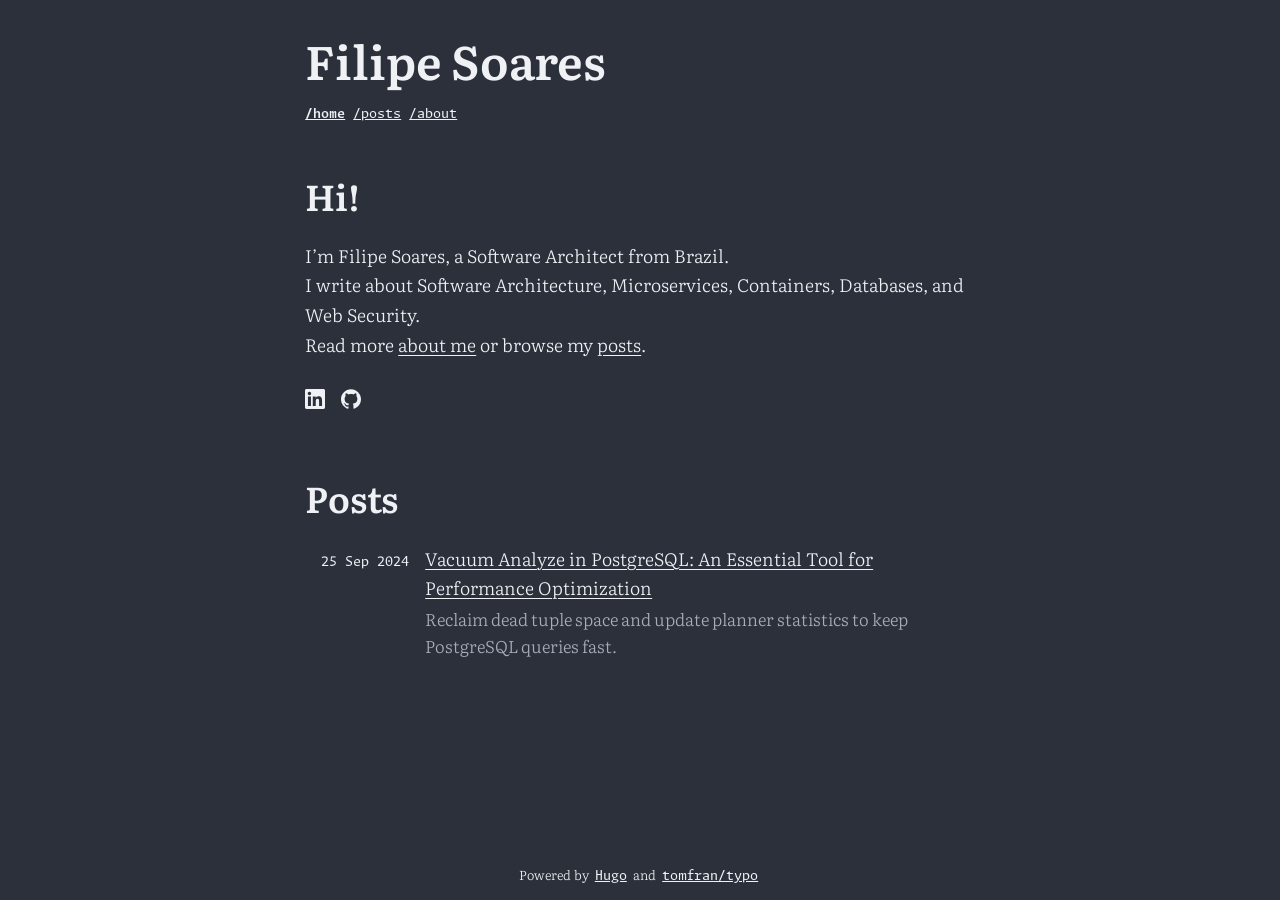
<file: index.html>
<!doctype html><html lang=en-us dir=ltr><head><meta name=generator content="Hugo 0.145.0"><meta charset=utf-8><meta name=viewport content="width=device-width"><link rel=icon type=image/ico href=https://filipecsoares.github.io/favicon.ico><link rel=icon type=image/png sizes=16x16 href=https://filipecsoares.github.io/favicon-16x16.png><link rel=icon type=image/png sizes=32x32 href=https://filipecsoares.github.io/favicon-32x32.png><link rel=icon type=image/png sizes=192x192 href=https://filipecsoares.github.io/android-chrome-192x192.png><link rel=apple-touch-icon sizes=180x180 href=https://filipecsoares.github.io/apple-touch-icon.png><link rel=alternate type=application/rss+xml href=https://filipecsoares.github.io/index.xml title="Filipe Soares"><meta name=description content="A tech-oriented personal blog by Filipe Soares."><title>Filipe Soares
</title><link rel=canonical href=https://filipecsoares.github.io/><meta property="og:url" content="https://filipecsoares.github.io/"><meta property="og:site_name" content="Filipe Soares"><meta property="og:title" content="Home"><meta property="og:description" content="A tech-oriented personal blog by Filipe Soares."><meta property="og:locale" content="en_us"><meta property="og:type" content="website"><link rel=stylesheet href=/assets/combined.min.cbad617f471280ddb3e4838e2e919dafd081b951643046fc30d4e37cb8e01750.css media=all></head><body class=dark><div class=content><header><div class=header><h1 class=header-title><a href=https://filipecsoares.github.io/>Filipe Soares</a></h1><div class=header-menu><p class="small bold"><a href=/>/home</a></p><p class=small><a href=/posts>/posts</a></p><p class=small><a href=/about>/about</a></p></div></div></header><main class=main><div class=intro><h1>Hi!</h1><p>I&rsquo;m Filipe Soares, a Software Architect from Brazil.<br>I write about Software Architecture, Microservices, Containers, Databases, and Web Security.<br>Read more <a href=/about>about me</a> or browse my <a href=/posts>posts</a>.</p></div><div class=social-icons><a href=https://www.linkedin.com/in/filipe-soares-897a2151/ target=_blank rel="noopener noreferrer me" title=Linkedin><svg role="img" fill="currentcolor" viewBox="0 0 24 24"><title>LinkedIn</title><path d="M20.447 20.452h-3.554v-5.569c0-1.328-.027-3.037-1.852-3.037-1.853.0-2.136 1.445-2.136 2.939v5.667H9.351V9h3.414v1.561h.046c.477-.9 1.637-1.85 3.37-1.85 3.601.0 4.267 2.37 4.267 5.455v6.286zM5.337 7.433c-1.144.0-2.063-.926-2.063-2.065.0-1.138.92-2.063 2.063-2.063 1.14.0 2.064.925 2.064 2.063.0 1.139-.925 2.065-2.064 2.065zm1.782 13.019H3.555V9h3.564v11.452zM22.225.0H1.771C.792.0.0.774.0 1.729v20.542C0 23.227.792 24 1.771 24h20.451C23.2 24 24 23.227 24 22.271V1.729C24 .774 23.2.0 22.222.0h.003z"/></svg>
</a><a href=https://github.com/filipecsoares target=_blank rel="noopener noreferrer me" title=Github><svg role="img" fill="currentcolor" viewBox="0 0 24 24"><title>GitHub</title><path d="M12 .297c-6.63.0-12 5.373-12 12 0 5.303 3.438 9.8 8.205 11.385.6.113.82-.258.82-.577.0-.285-.01-1.04-.015-2.04-3.338.724-4.042-1.61-4.042-1.61C4.422 18.07 3.633 17.7 3.633 17.7c-1.087-.744.084-.729.084-.729 1.205.084 1.838 1.236 1.838 1.236 1.07 1.835 2.809 1.305 3.495.998.108-.776.417-1.305.76-1.605-2.665-.3-5.466-1.332-5.466-5.93.0-1.31.465-2.38 1.235-3.22-.135-.303-.54-1.523.105-3.176.0.0 1.005-.322 3.3 1.23.96-.267 1.98-.399 3-.405 1.02.006 2.04.138 3 .405 2.28-1.552 3.285-1.23 3.285-1.23.645 1.653.24 2.873.12 3.176.765.84 1.23 1.91 1.23 3.22.0 4.61-2.805 5.625-5.475 5.92.42.36.81 1.096.81 2.22.0 1.606-.015 2.896-.015 3.286.0.315.21.69.825.57C20.565 22.092 24 17.592 24 12.297c0-6.627-5.373-12-12-12"/></svg></a></div><div class=list-container><h1>Posts</h1><div class=post-line><p class=line-date>25 Sep 2024</p><div><p class=line-title><a href=/posts/001-vacuum-analyze/>Vacuum Analyze in PostgreSQL: An Essential Tool for Performance Optimization</a></p><p class=line-summary>Reclaim dead tuple space and update planner statistics to keep PostgreSQL queries fast.</p></div></div></div></main></div><footer><p>Powered by
<a href=https://gohugo.io/>Hugo</a>
and
<a href=https://github.com/tomfran/typo>tomfran/typo</a></p></footer></body><script defer src=/js/copy-code.js></script></html>
</file>
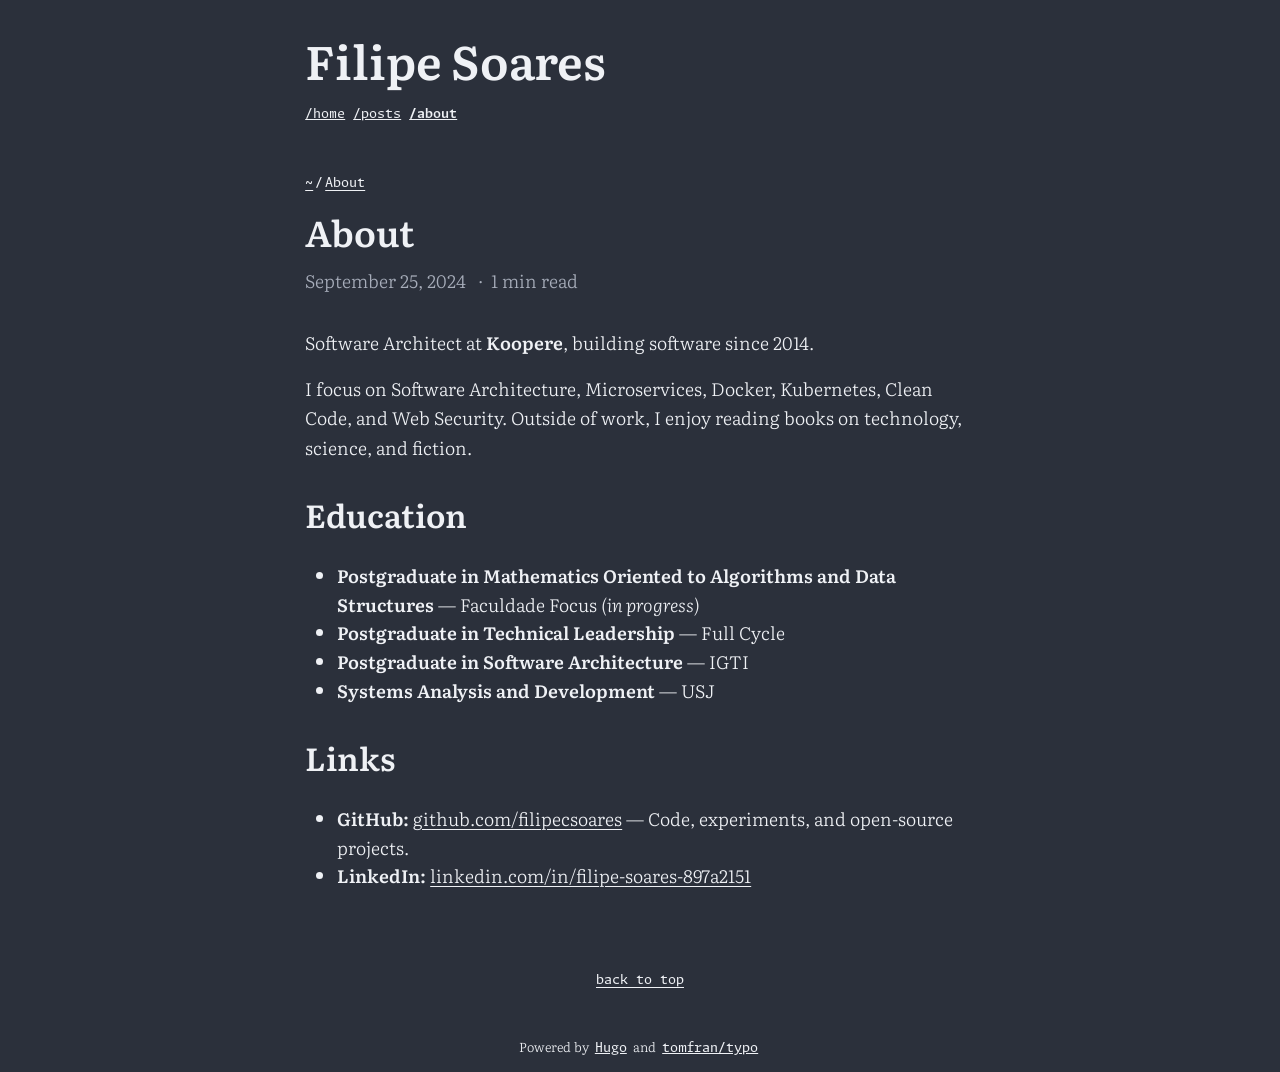
<file: about/index.html>
<!doctype html><html lang=en-us dir=ltr><head><meta charset=utf-8><meta name=viewport content="width=device-width"><link rel=icon type=image/ico href=https://filipecsoares.github.io/favicon.ico><link rel=icon type=image/png sizes=16x16 href=https://filipecsoares.github.io/favicon-16x16.png><link rel=icon type=image/png sizes=32x32 href=https://filipecsoares.github.io/favicon-32x32.png><link rel=icon type=image/png sizes=192x192 href=https://filipecsoares.github.io/android-chrome-192x192.png><link rel=apple-touch-icon sizes=180x180 href=https://filipecsoares.github.io/apple-touch-icon.png><meta name=description content="Software Architect at Koopere. Writing about architecture, distributed systems, and engineering."><title>About | Filipe Soares
</title><link rel=canonical href=https://filipecsoares.github.io/about/><meta property="og:url" content="https://filipecsoares.github.io/about/"><meta property="og:site_name" content="Filipe Soares"><meta property="og:title" content="About"><meta property="og:description" content="Software Architect at Koopere. Writing about architecture, distributed systems, and engineering."><meta property="og:locale" content="en_us"><meta property="og:type" content="article"><meta property="article:published_time" content="2024-09-25T11:05:25-03:00"><meta property="article:modified_time" content="2024-09-25T11:05:25-03:00"><link rel=stylesheet href=/assets/combined.min.cbad617f471280ddb3e4838e2e919dafd081b951643046fc30d4e37cb8e01750.css media=all></head><body class=dark><div class=content><header><div class=header><h1 class=header-title><a href=https://filipecsoares.github.io/>Filipe Soares</a></h1><div class=header-menu><p class=small><a href=/>/home</a></p><p class=small><a href=/posts>/posts</a></p><p class="small bold"><a href=/about>/about</a></p></div></div></header><main class=main><div class=breadcrumbs><a href=/>~</a><span class=breadcrumbs-separator>/</span>
<a href=/about/>About</a></div><div><article><header class=single-intro-container><h1 class=single-title>About</h1><div class=single-subsummary><div><p class=single-date><time datetime=2024-09-25T11:05:25-03:00>September 25, 2024</time>
&nbsp; · &nbsp;1 min read</p></div></div></header><div class=single-content><p>Software Architect at <strong>Koopere</strong>, building software since 2014.</p><p>I focus on Software Architecture, Microservices, Docker, Kubernetes, Clean Code, and Web Security. Outside of work, I enjoy reading books on technology, science, and fiction.</p><h2 class=heading id=education>Education
<a class=anchor href=#education>#</a></h2><ul><li><strong>Postgraduate in Mathematics Oriented to Algorithms and Data Structures</strong> — Faculdade Focus <em>(in progress)</em></li><li><strong>Postgraduate in Technical Leadership</strong> — Full Cycle</li><li><strong>Postgraduate in Software Architecture</strong> — IGTI</li><li><strong>Systems Analysis and Development</strong> — USJ</li></ul><h2 class=heading id=links>Links
<a class=anchor href=#links>#</a></h2><ul><li><strong>GitHub:</strong> <a href=https://github.com/filipecsoares>github.com/filipecsoares</a> — Code, experiments, and open-source projects.</li><li><strong>LinkedIn:</strong> <a href=https://www.linkedin.com/in/filipe-soares-897a2151/>linkedin.com/in/filipe-soares-897a2151</a></li></ul></div></article><div class=back-to-top><a href=#top>back to top</a></div></div></main></div><footer><p>Powered by
<a href=https://gohugo.io/>Hugo</a>
and
<a href=https://github.com/tomfran/typo>tomfran/typo</a></p></footer></body><script defer src=/js/copy-code.js></script></html>
</file>
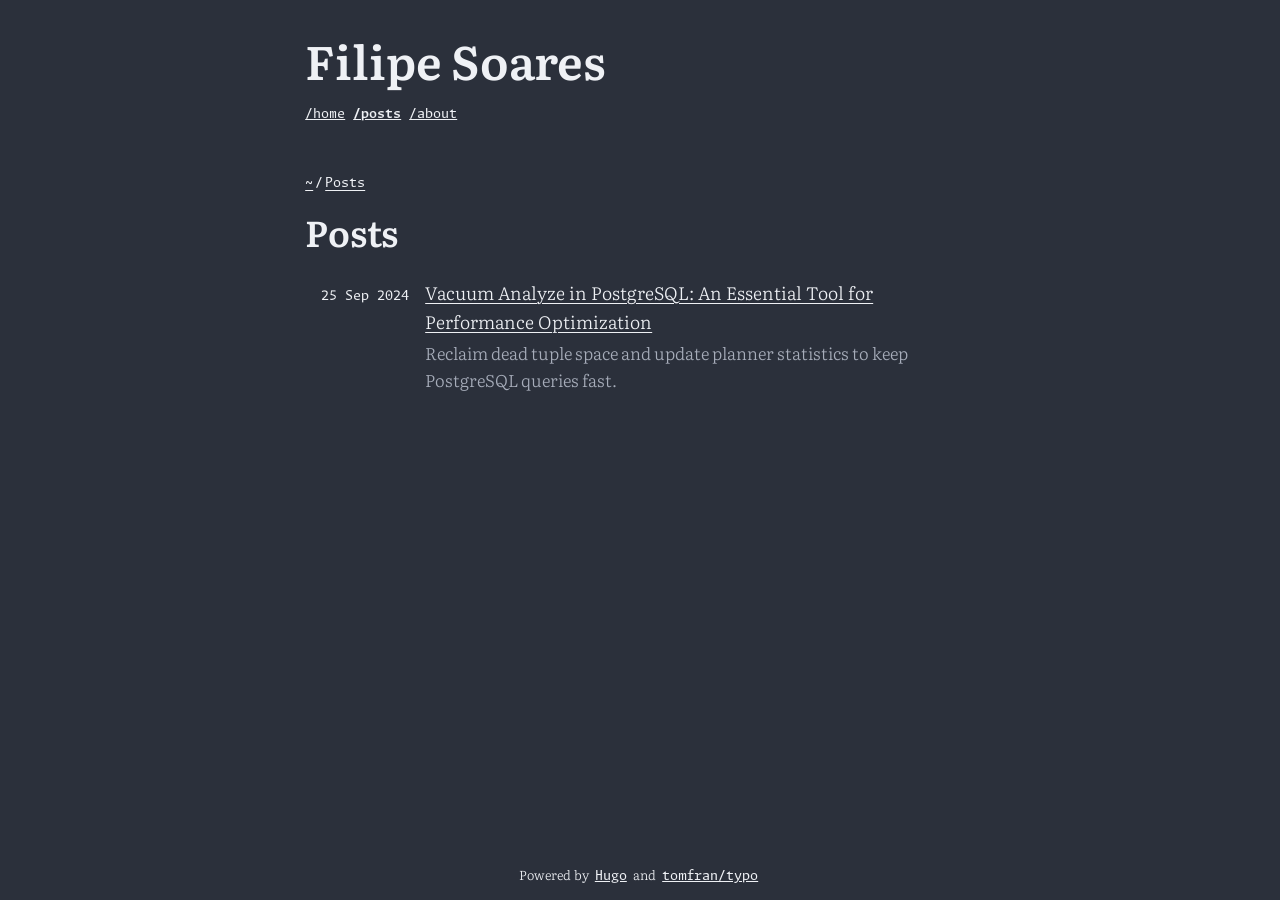
<file: posts/index.html>
<!doctype html><html lang=en-us dir=ltr><head><meta charset=utf-8><meta name=viewport content="width=device-width"><link rel=icon type=image/ico href=https://filipecsoares.github.io/favicon.ico><link rel=icon type=image/png sizes=16x16 href=https://filipecsoares.github.io/favicon-16x16.png><link rel=icon type=image/png sizes=32x32 href=https://filipecsoares.github.io/favicon-32x32.png><link rel=icon type=image/png sizes=192x192 href=https://filipecsoares.github.io/android-chrome-192x192.png><link rel=apple-touch-icon sizes=180x180 href=https://filipecsoares.github.io/apple-touch-icon.png><link rel=alternate type=application/rss+xml href=https://filipecsoares.github.io/posts/index.xml title="Filipe Soares"><meta name=description content><title>Posts | Filipe Soares
</title><link rel=canonical href=https://filipecsoares.github.io/posts/><meta property="og:url" content="https://filipecsoares.github.io/posts/"><meta property="og:site_name" content="Filipe Soares"><meta property="og:title" content="Posts"><meta property="og:description" content="A tech-oriented personal blog by Filipe Soares."><meta property="og:locale" content="en_us"><meta property="og:type" content="website"><link rel=stylesheet href=/assets/combined.min.cbad617f471280ddb3e4838e2e919dafd081b951643046fc30d4e37cb8e01750.css media=all></head><body class=dark><div class=content><header><div class=header><h1 class=header-title><a href=https://filipecsoares.github.io/>Filipe Soares</a></h1><div class=header-menu><p class=small><a href=/>/home</a></p><p class="small bold"><a href=/posts>/posts</a></p><p class=small><a href=/about>/about</a></p></div></div></header><main class=main><div class=list-container><div class=breadcrumbs><a href=/>~</a><span class=breadcrumbs-separator>/</span>
<a href=/posts/>Posts</a></div><h1>Posts</h1><div class=post-line><p class=line-date>25 Sep 2024</p><div><p class=line-title><a href=/posts/001-vacuum-analyze/>Vacuum Analyze in PostgreSQL: An Essential Tool for Performance Optimization</a></p><p class=line-summary>Reclaim dead tuple space and update planner statistics to keep PostgreSQL queries fast.</p></div></div></div></main></div><footer><p>Powered by
<a href=https://gohugo.io/>Hugo</a>
and
<a href=https://github.com/tomfran/typo>tomfran/typo</a></p></footer></body><script defer src=/js/copy-code.js></script></html>
</file>
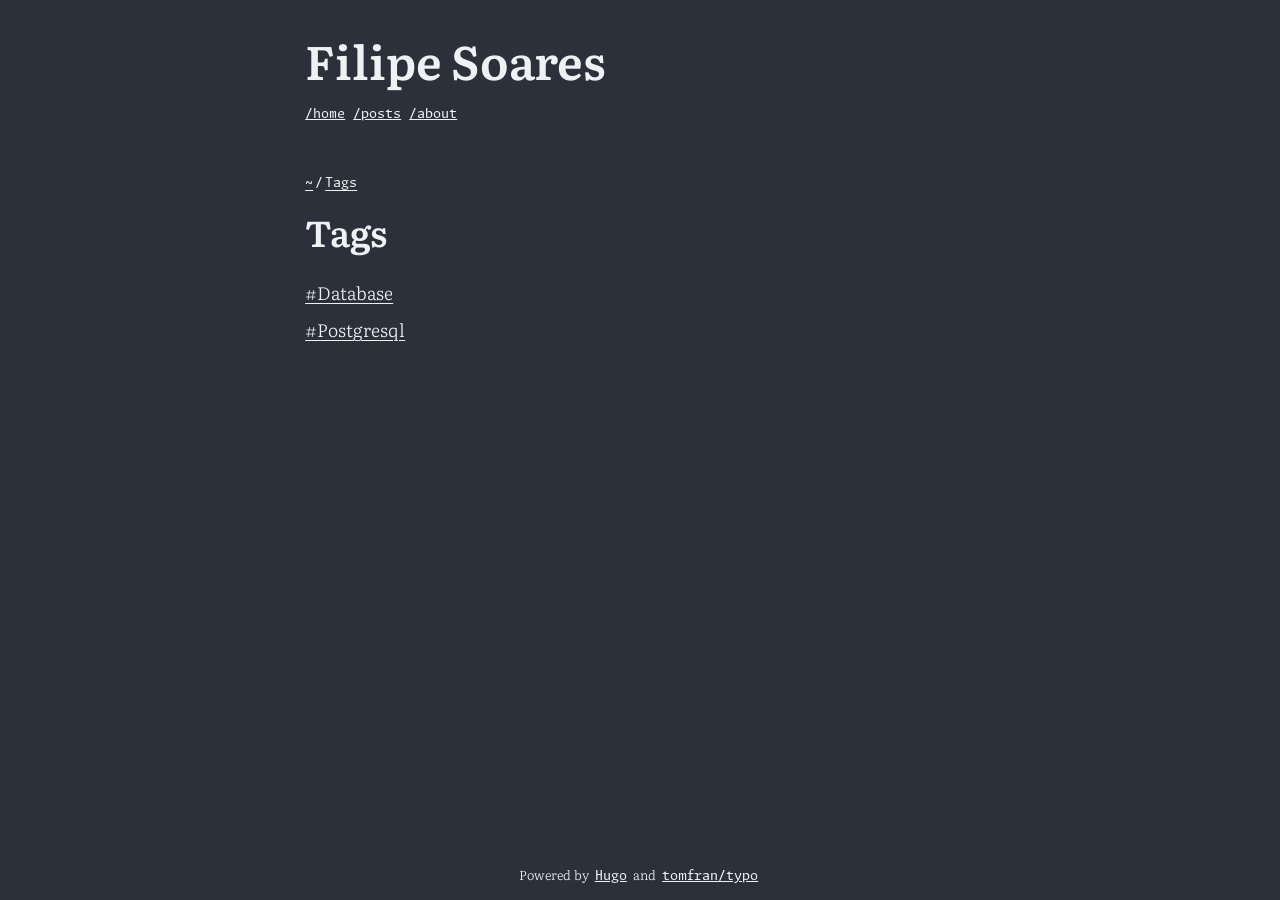
<file: tags/index.html>
<!doctype html><html lang=en-us dir=ltr><head><meta charset=utf-8><meta name=viewport content="width=device-width"><link rel=icon type=image/ico href=https://filipecsoares.github.io/favicon.ico><link rel=icon type=image/png sizes=16x16 href=https://filipecsoares.github.io/favicon-16x16.png><link rel=icon type=image/png sizes=32x32 href=https://filipecsoares.github.io/favicon-32x32.png><link rel=icon type=image/png sizes=192x192 href=https://filipecsoares.github.io/android-chrome-192x192.png><link rel=apple-touch-icon sizes=180x180 href=https://filipecsoares.github.io/apple-touch-icon.png><link rel=alternate type=application/rss+xml href=https://filipecsoares.github.io/tags/index.xml title="Filipe Soares"><meta name=description content><title>Tags | Filipe Soares
</title><link rel=canonical href=https://filipecsoares.github.io/tags/><meta property="og:url" content="https://filipecsoares.github.io/tags/"><meta property="og:site_name" content="Filipe Soares"><meta property="og:title" content="Tags"><meta property="og:description" content="A tech-oriented personal blog by Filipe Soares."><meta property="og:locale" content="en_us"><meta property="og:type" content="website"><link rel=stylesheet href=/assets/combined.min.cbad617f471280ddb3e4838e2e919dafd081b951643046fc30d4e37cb8e01750.css media=all></head><body class=dark><div class=content><header><div class=header><h1 class=header-title><a href=https://filipecsoares.github.io/>Filipe Soares</a></h1><div class=header-menu><p class=small><a href=/>/home</a></p><p class=small><a href=/posts>/posts</a></p><p class=small><a href=/about>/about</a></p></div></div></header><main class=main><div class=list-container><div class=breadcrumbs><a href=/>~</a><span class=breadcrumbs-separator>/</span>
<a href=/tags/>Tags</a></div><h1>Tags</h1><div class=tag-line><div><p class=tag-title><a href=/tags/database/>#Database</a></p></div></div><div class=tag-line><div><p class=tag-title><a href=/tags/postgresql/>#Postgresql</a></p></div></div></div></main></div><footer><p>Powered by
<a href=https://gohugo.io/>Hugo</a>
and
<a href=https://github.com/tomfran/typo>tomfran/typo</a></p></footer></body><script defer src=/js/copy-code.js></script></html>
</file>
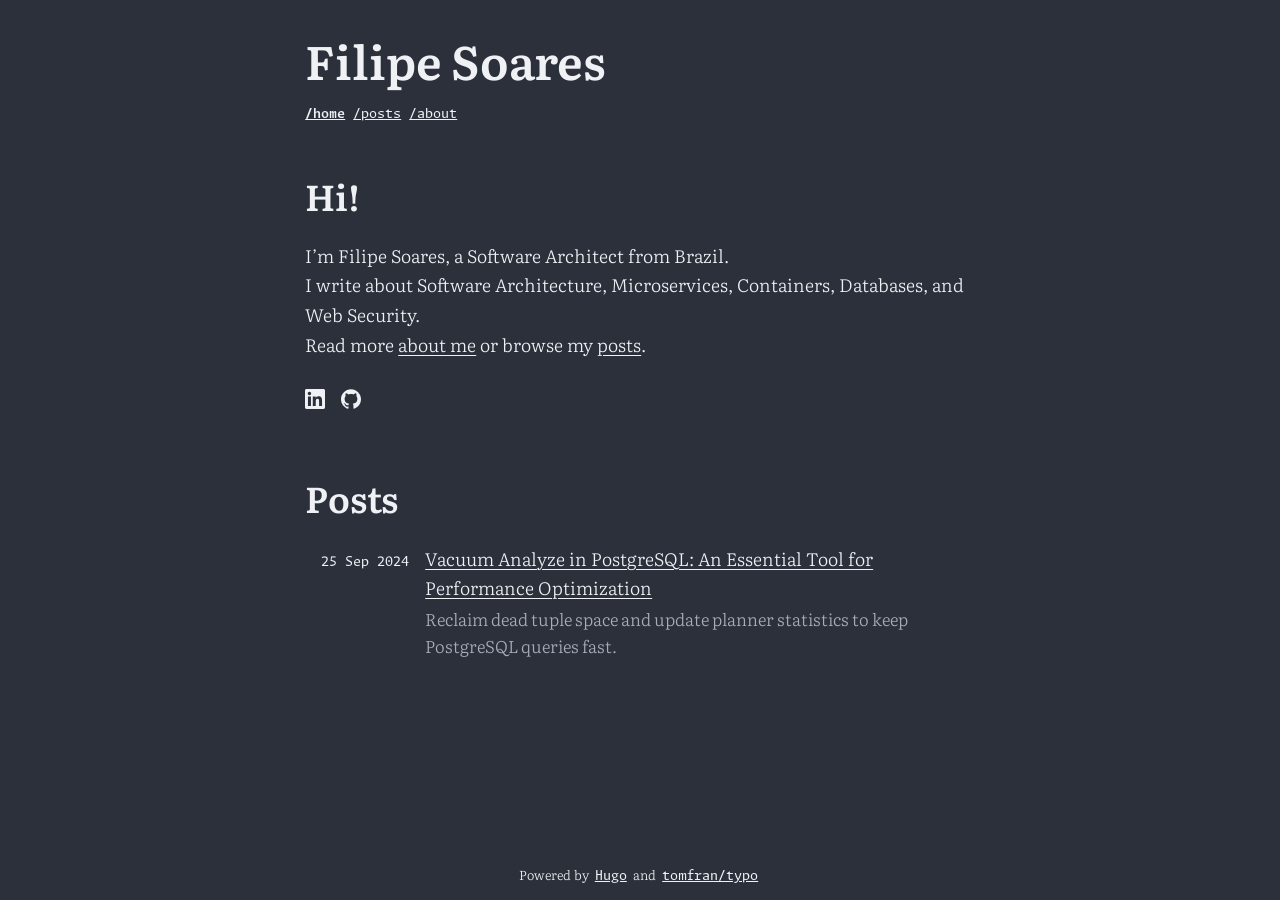
<file: page/1/index.html>
<!doctype html><html lang=en-us><head><title>https://filipecsoares.github.io/</title>
<link rel=canonical href=https://filipecsoares.github.io/><meta name=robots content="noindex"><meta charset=utf-8><meta http-equiv=refresh content="0; url=https://filipecsoares.github.io/"></head></html>
</file>
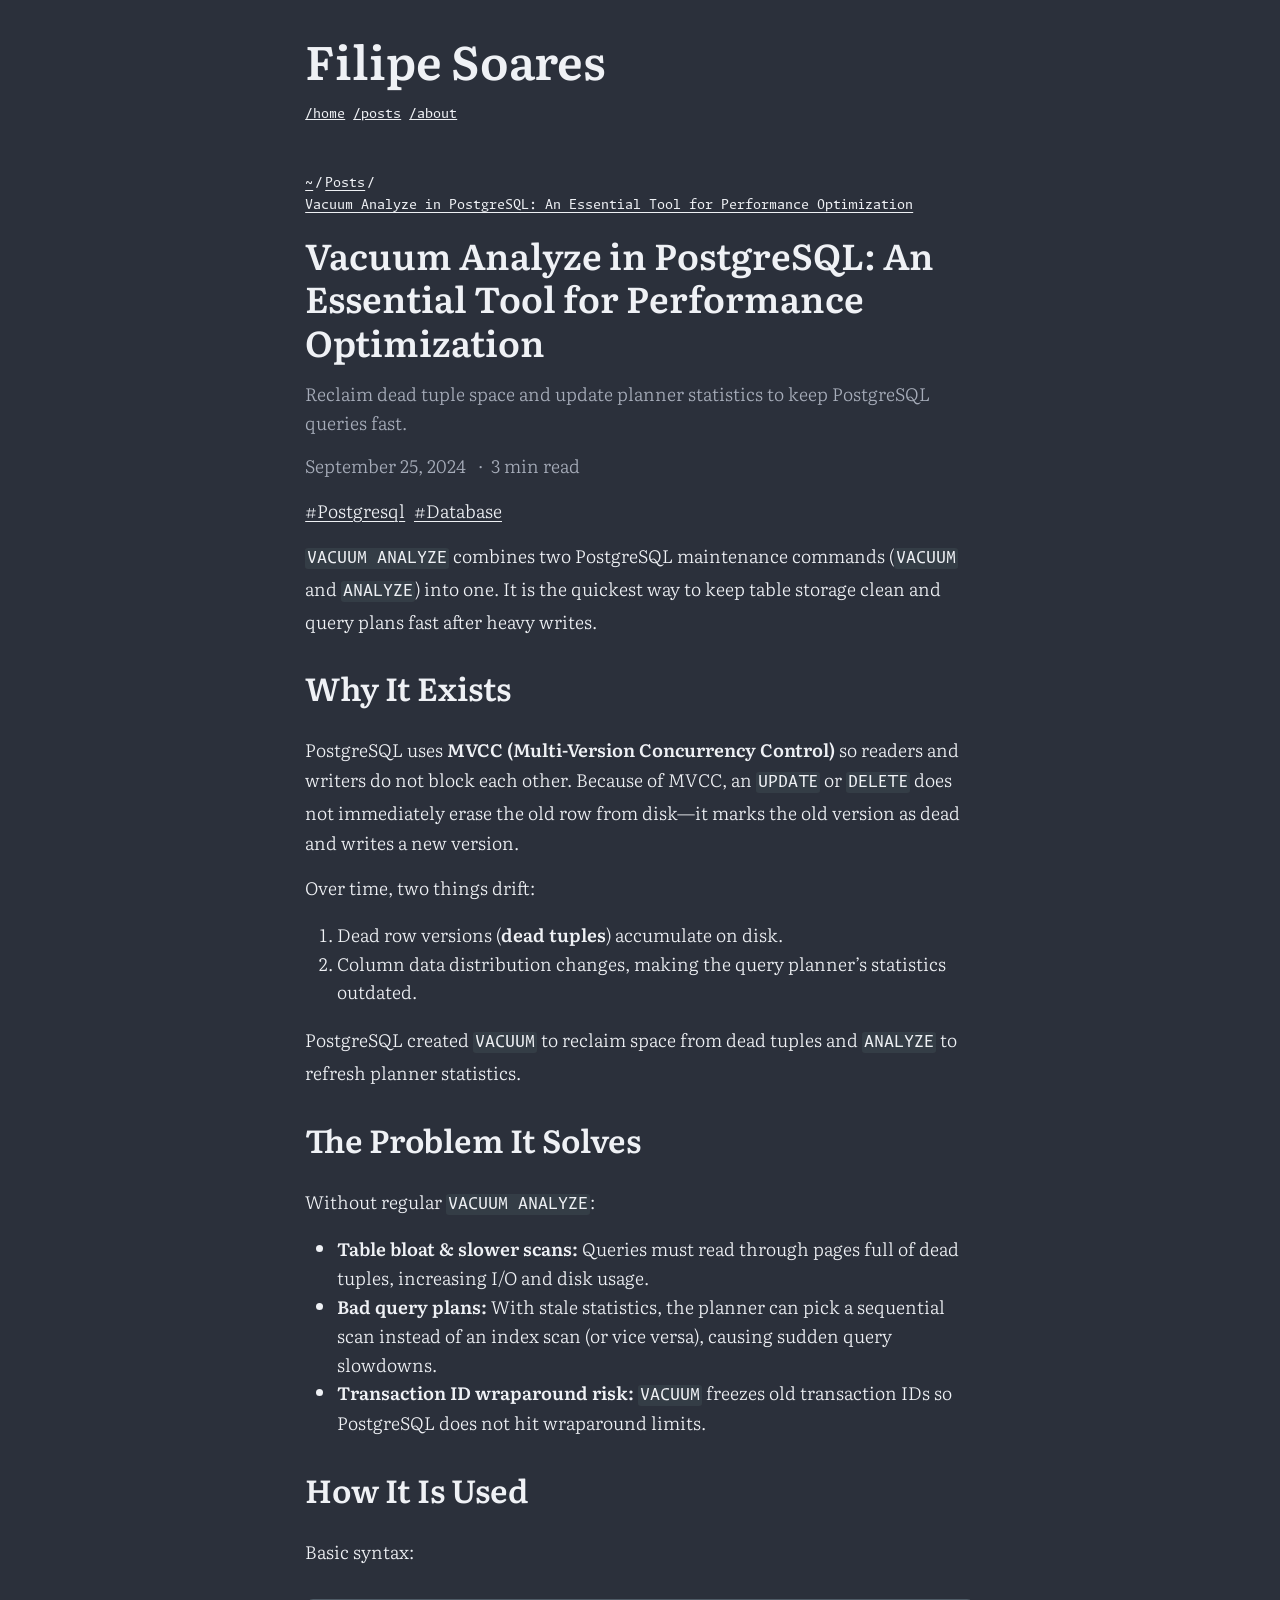
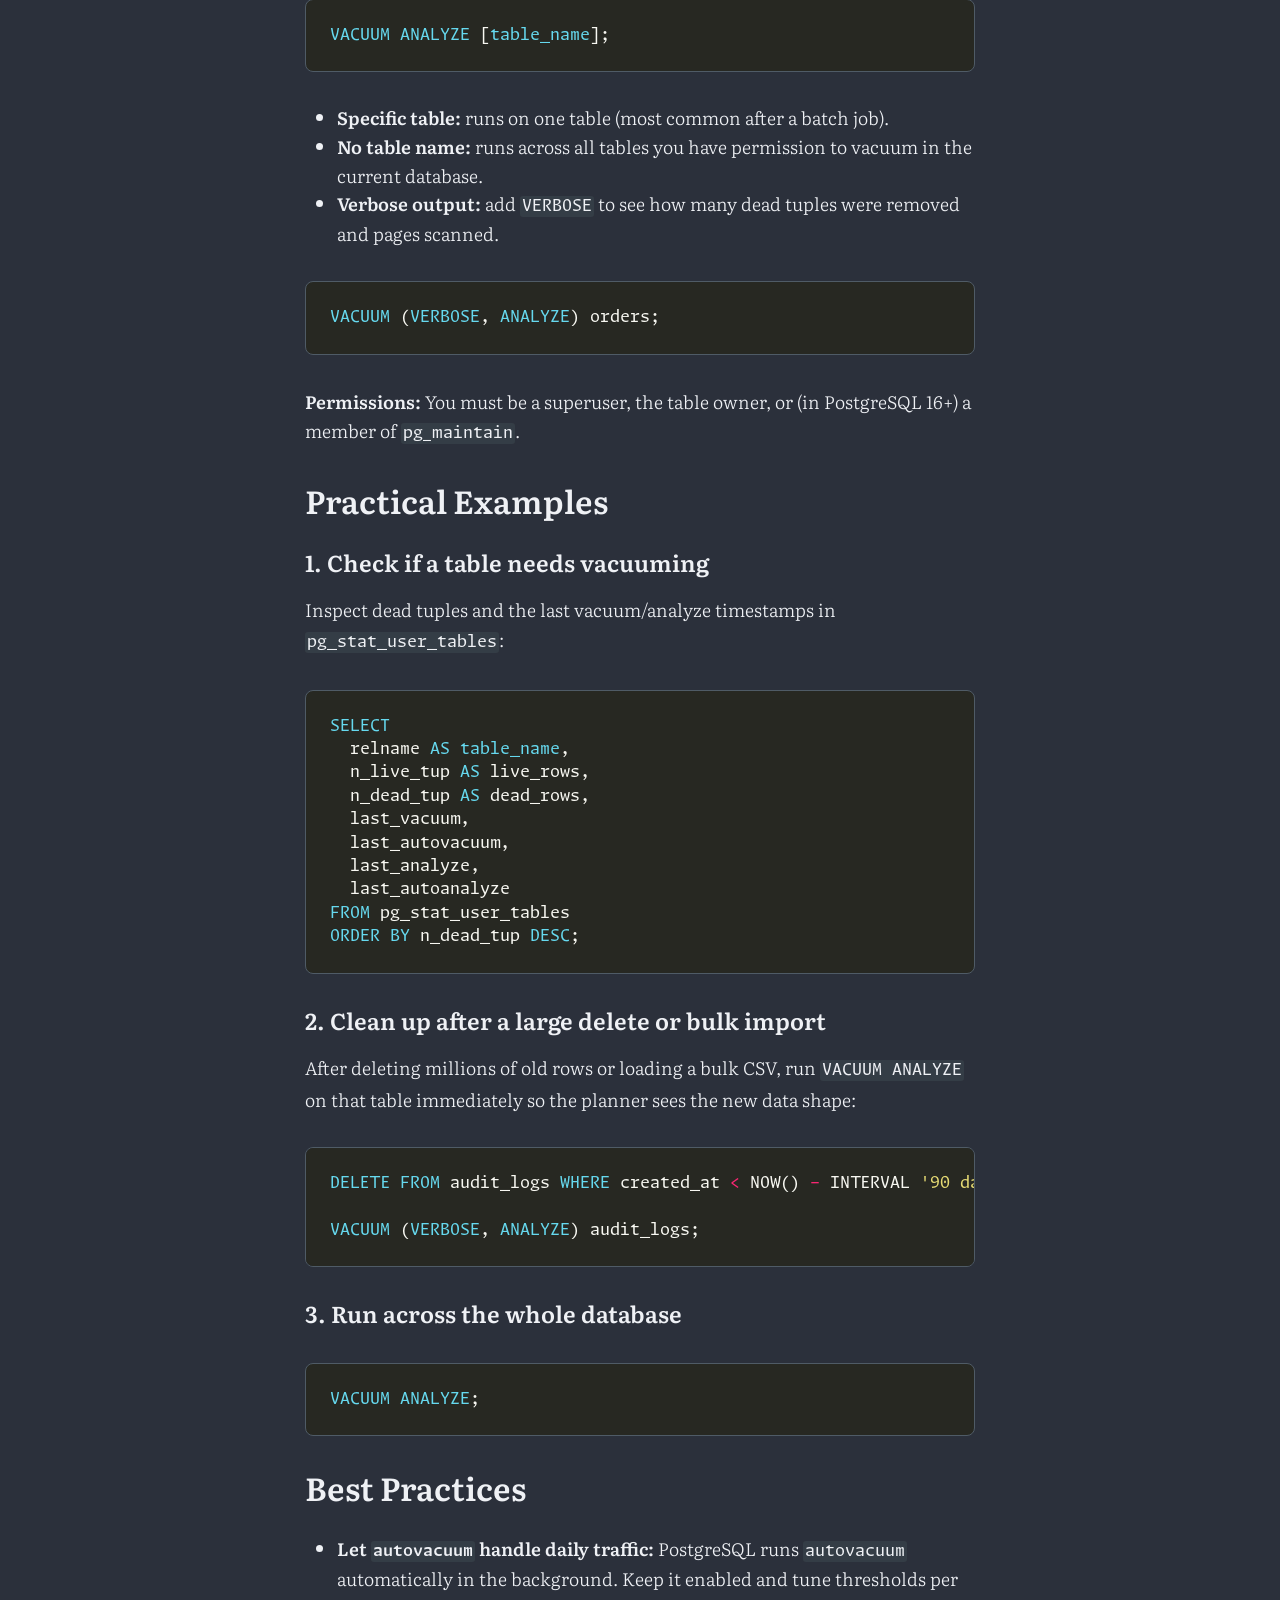
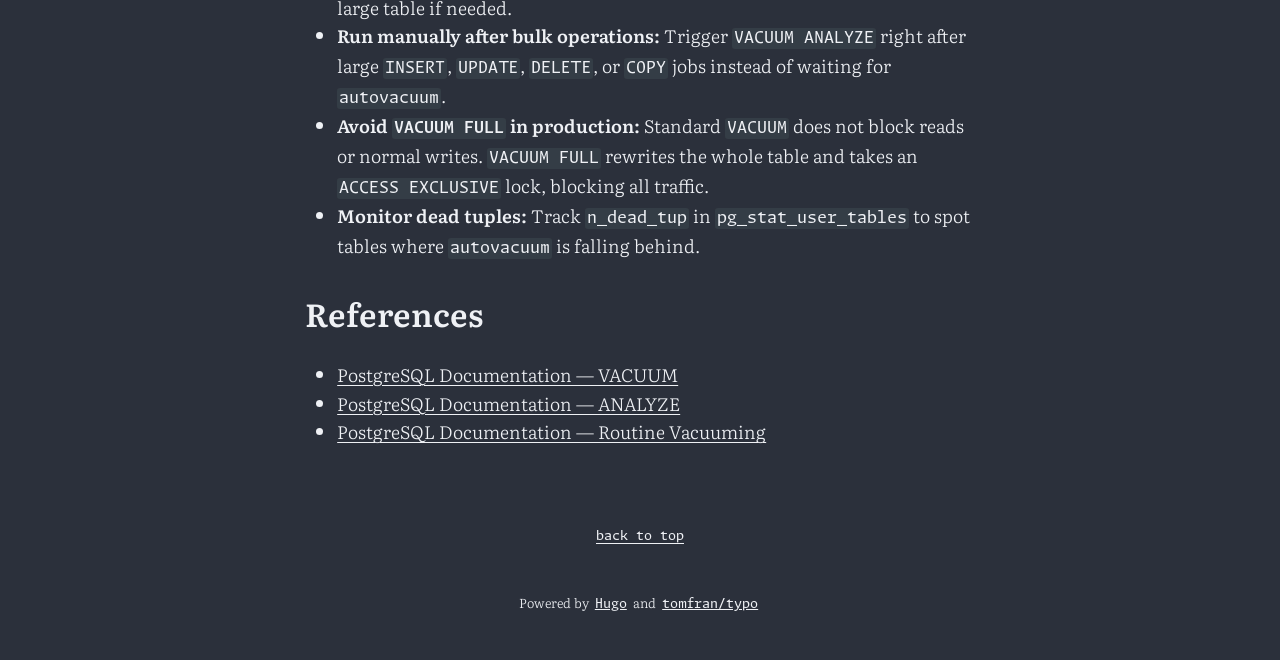
<file: posts/001-vacuum-analyze/index.html>
<!doctype html><html lang=en-us dir=ltr><head><meta charset=utf-8><meta name=viewport content="width=device-width"><link rel=icon type=image/ico href=https://filipecsoares.github.io/favicon.ico><link rel=icon type=image/png sizes=16x16 href=https://filipecsoares.github.io/favicon-16x16.png><link rel=icon type=image/png sizes=32x32 href=https://filipecsoares.github.io/favicon-32x32.png><link rel=icon type=image/png sizes=192x192 href=https://filipecsoares.github.io/android-chrome-192x192.png><link rel=apple-touch-icon sizes=180x180 href=https://filipecsoares.github.io/apple-touch-icon.png><meta name=description content="Keep PostgreSQL tables clean and query plans fast by reclaiming dead tuples and updating planner statistics."><title>Vacuum Analyze in PostgreSQL: An Essential Tool for Performance Optimization | Filipe Soares
</title><link rel=canonical href=https://filipecsoares.github.io/posts/001-vacuum-analyze/><meta property="og:url" content="https://filipecsoares.github.io/posts/001-vacuum-analyze/"><meta property="og:site_name" content="Filipe Soares"><meta property="og:title" content="Vacuum Analyze in PostgreSQL: An Essential Tool for Performance Optimization"><meta property="og:description" content="Keep PostgreSQL tables clean and query plans fast by reclaiming dead tuples and updating planner statistics."><meta property="og:locale" content="en_us"><meta property="og:type" content="article"><meta property="article:section" content="posts"><meta property="article:published_time" content="2024-09-25T16:39:51-03:00"><meta property="article:modified_time" content="2024-09-25T16:39:51-03:00"><meta property="article:tag" content="Postgresql"><meta property="article:tag" content="Database"><link rel=stylesheet href=/assets/combined.min.cbad617f471280ddb3e4838e2e919dafd081b951643046fc30d4e37cb8e01750.css media=all></head><body class=dark><div class=content><header><div class=header><h1 class=header-title><a href=https://filipecsoares.github.io/>Filipe Soares</a></h1><div class=header-menu><p class=small><a href=/>/home</a></p><p class=small><a href=/posts>/posts</a></p><p class=small><a href=/about>/about</a></p></div></div></header><main class=main><div class=breadcrumbs><a href=/>~</a><span class=breadcrumbs-separator>/</span><a href=/posts/>Posts</a><span class=breadcrumbs-separator>/</span>
<a href=/posts/001-vacuum-analyze/>Vacuum Analyze in PostgreSQL: An Essential Tool for Performance Optimization</a></div><div><article><header class=single-intro-container><h1 class=single-title>Vacuum Analyze in PostgreSQL: An Essential Tool for Performance Optimization</h1><p class=single-summary>Reclaim dead tuple space and update planner statistics to keep PostgreSQL queries fast.</p><div class=single-subsummary><div><p class=single-date><time datetime=2024-09-25T16:39:51-03:00>September 25, 2024</time>
&nbsp; · &nbsp;3 min read</p></div></div></header><div class=single-tags><span><a href=https://filipecsoares.github.io/tags/postgresql/>#Postgresql</a>
</span><span><a href=https://filipecsoares.github.io/tags/database/>#Database</a></span></div><div class=single-content><p><code>VACUUM ANALYZE</code> combines two PostgreSQL maintenance commands (<code>VACUUM</code> and <code>ANALYZE</code>) into one. It is the quickest way to keep table storage clean and query plans fast after heavy writes.</p><h2 class=heading id=why-it-exists>Why It Exists
<a class=anchor href=#why-it-exists>#</a></h2><p>PostgreSQL uses <strong>MVCC (Multi-Version Concurrency Control)</strong> so readers and writers do not block each other. Because of MVCC, an <code>UPDATE</code> or <code>DELETE</code> does not immediately erase the old row from disk—it marks the old version as dead and writes a new version.</p><p>Over time, two things drift:</p><ol><li>Dead row versions (<strong>dead tuples</strong>) accumulate on disk.</li><li>Column data distribution changes, making the query planner&rsquo;s statistics outdated.</li></ol><p>PostgreSQL created <code>VACUUM</code> to reclaim space from dead tuples and <code>ANALYZE</code> to refresh planner statistics.</p><h2 class=heading id=the-problem-it-solves>The Problem It Solves
<a class=anchor href=#the-problem-it-solves>#</a></h2><p>Without regular <code>VACUUM ANALYZE</code>:</p><ul><li><strong>Table bloat & slower scans:</strong> Queries must read through pages full of dead tuples, increasing I/O and disk usage.</li><li><strong>Bad query plans:</strong> With stale statistics, the planner can pick a sequential scan instead of an index scan (or vice versa), causing sudden query slowdowns.</li><li><strong>Transaction ID wraparound risk:</strong> <code>VACUUM</code> freezes old transaction IDs so PostgreSQL does not hit wraparound limits.</li></ul><h2 class=heading id=how-it-is-used>How It Is Used
<a class=anchor href=#how-it-is-used>#</a></h2><p>Basic syntax:</p><div class=code-block><div class=highlight><pre tabindex=0 style=color:#f8f8f2;background-color:#272822;-moz-tab-size:4;-o-tab-size:4;tab-size:4><code class=language-sql data-lang=sql><span style=display:flex><span><span style=color:#66d9ef>VACUUM</span> <span style=color:#66d9ef>ANALYZE</span> [<span style=color:#66d9ef>table_name</span>];</span></span></code></pre></div><button class=copy-code-button>copy</button></div><ul><li><strong>Specific table:</strong> runs on one table (most common after a batch job).</li><li><strong>No table name:</strong> runs across all tables you have permission to vacuum in the current database.</li><li><strong>Verbose output:</strong> add <code>VERBOSE</code> to see how many dead tuples were removed and pages scanned.</li></ul><div class=code-block><div class=highlight><pre tabindex=0 style=color:#f8f8f2;background-color:#272822;-moz-tab-size:4;-o-tab-size:4;tab-size:4><code class=language-sql data-lang=sql><span style=display:flex><span><span style=color:#66d9ef>VACUUM</span> (<span style=color:#66d9ef>VERBOSE</span>, <span style=color:#66d9ef>ANALYZE</span>) orders;</span></span></code></pre></div><button class=copy-code-button>copy</button></div><p><strong>Permissions:</strong> You must be a superuser, the table owner, or (in PostgreSQL 16+) a member of <code>pg_maintain</code>.</p><h2 class=heading id=practical-examples>Practical Examples
<a class=anchor href=#practical-examples>#</a></h2><h3 class=heading id=1-check-if-a-table-needs-vacuuming>1. Check if a table needs vacuuming
<a class=anchor href=#1-check-if-a-table-needs-vacuuming>#</a></h3><p>Inspect dead tuples and the last vacuum/analyze timestamps in <code>pg_stat_user_tables</code>:</p><div class=code-block><div class=highlight><pre tabindex=0 style=color:#f8f8f2;background-color:#272822;-moz-tab-size:4;-o-tab-size:4;tab-size:4><code class=language-sql data-lang=sql><span style=display:flex><span><span style=color:#66d9ef>SELECT</span>
</span></span><span style=display:flex><span>  relname <span style=color:#66d9ef>AS</span> <span style=color:#66d9ef>table_name</span>,
</span></span><span style=display:flex><span>  n_live_tup <span style=color:#66d9ef>AS</span> live_rows,
</span></span><span style=display:flex><span>  n_dead_tup <span style=color:#66d9ef>AS</span> dead_rows,
</span></span><span style=display:flex><span>  last_vacuum,
</span></span><span style=display:flex><span>  last_autovacuum,
</span></span><span style=display:flex><span>  last_analyze,
</span></span><span style=display:flex><span>  last_autoanalyze
</span></span><span style=display:flex><span><span style=color:#66d9ef>FROM</span> pg_stat_user_tables
</span></span><span style=display:flex><span><span style=color:#66d9ef>ORDER</span> <span style=color:#66d9ef>BY</span> n_dead_tup <span style=color:#66d9ef>DESC</span>;</span></span></code></pre></div><button class=copy-code-button>copy</button></div><h3 class=heading id=2-clean-up-after-a-large-delete-or-bulk-import>2. Clean up after a large delete or bulk import
<a class=anchor href=#2-clean-up-after-a-large-delete-or-bulk-import>#</a></h3><p>After deleting millions of old rows or loading a bulk CSV, run <code>VACUUM ANALYZE</code> on that table immediately so the planner sees the new data shape:</p><div class=code-block><div class=highlight><pre tabindex=0 style=color:#f8f8f2;background-color:#272822;-moz-tab-size:4;-o-tab-size:4;tab-size:4><code class=language-sql data-lang=sql><span style=display:flex><span><span style=color:#66d9ef>DELETE</span> <span style=color:#66d9ef>FROM</span> audit_logs <span style=color:#66d9ef>WHERE</span> created_at <span style=color:#f92672>&lt;</span> NOW() <span style=color:#f92672>-</span> INTERVAL <span style=color:#e6db74>&#39;90 days&#39;</span>;
</span></span><span style=display:flex><span>
</span></span><span style=display:flex><span><span style=color:#66d9ef>VACUUM</span> (<span style=color:#66d9ef>VERBOSE</span>, <span style=color:#66d9ef>ANALYZE</span>) audit_logs;</span></span></code></pre></div><button class=copy-code-button>copy</button></div><h3 class=heading id=3-run-across-the-whole-database>3. Run across the whole database
<a class=anchor href=#3-run-across-the-whole-database>#</a></h3><div class=code-block><div class=highlight><pre tabindex=0 style=color:#f8f8f2;background-color:#272822;-moz-tab-size:4;-o-tab-size:4;tab-size:4><code class=language-sql data-lang=sql><span style=display:flex><span><span style=color:#66d9ef>VACUUM</span> <span style=color:#66d9ef>ANALYZE</span>;</span></span></code></pre></div><button class=copy-code-button>copy</button></div><h2 class=heading id=best-practices>Best Practices
<a class=anchor href=#best-practices>#</a></h2><ul><li><strong>Let <code>autovacuum</code> handle daily traffic:</strong> PostgreSQL runs <code>autovacuum</code> automatically in the background. Keep it enabled and tune thresholds per large table if needed.</li><li><strong>Run manually after bulk operations:</strong> Trigger <code>VACUUM ANALYZE</code> right after large <code>INSERT</code>, <code>UPDATE</code>, <code>DELETE</code>, or <code>COPY</code> jobs instead of waiting for <code>autovacuum</code>.</li><li><strong>Avoid <code>VACUUM FULL</code> in production:</strong> Standard <code>VACUUM</code> does not block reads or normal writes. <code>VACUUM FULL</code> rewrites the whole table and takes an <code>ACCESS EXCLUSIVE</code> lock, blocking all traffic.</li><li><strong>Monitor dead tuples:</strong> Track <code>n_dead_tup</code> in <code>pg_stat_user_tables</code> to spot tables where <code>autovacuum</code> is falling behind.</li></ul><h2 class=heading id=references>References
<a class=anchor href=#references>#</a></h2><ul><li><a href=https://www.postgresql.org/docs/current/sql-vacuum.html>PostgreSQL Documentation — VACUUM</a></li><li><a href=https://www.postgresql.org/docs/current/sql-analyze.html>PostgreSQL Documentation — ANALYZE</a></li><li><a href=https://www.postgresql.org/docs/current/routine-vacuuming.html>PostgreSQL Documentation — Routine Vacuuming</a></li></ul></div></article><div class=back-to-top><a href=#top>back to top</a></div></div></main></div><footer><p>Powered by
<a href=https://gohugo.io/>Hugo</a>
and
<a href=https://github.com/tomfran/typo>tomfran/typo</a></p></footer></body><script defer src=/js/copy-code.js></script></html>
</file>
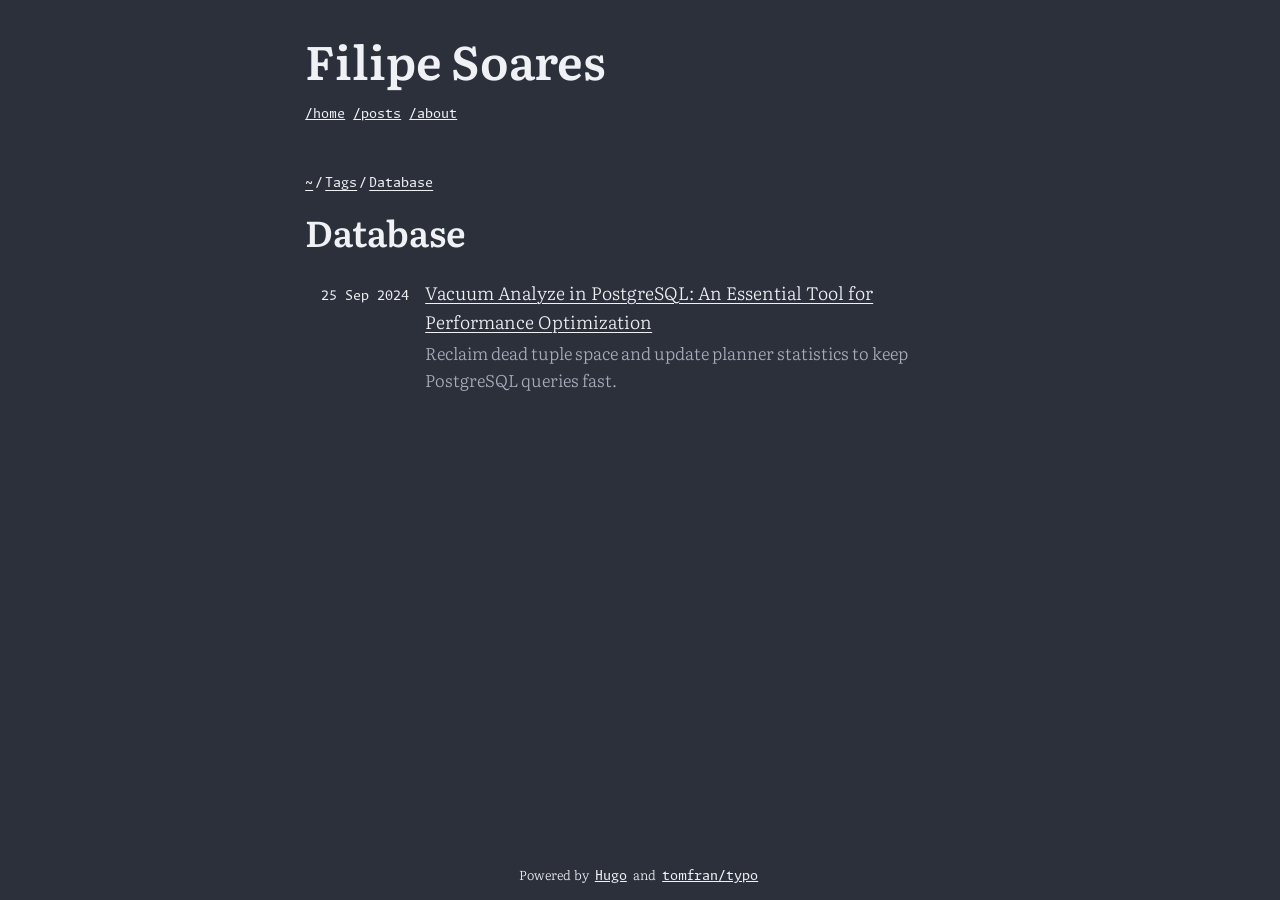
<file: tags/database/index.html>
<!doctype html><html lang=en-us dir=ltr><head><meta charset=utf-8><meta name=viewport content="width=device-width"><link rel=icon type=image/ico href=https://filipecsoares.github.io/favicon.ico><link rel=icon type=image/png sizes=16x16 href=https://filipecsoares.github.io/favicon-16x16.png><link rel=icon type=image/png sizes=32x32 href=https://filipecsoares.github.io/favicon-32x32.png><link rel=icon type=image/png sizes=192x192 href=https://filipecsoares.github.io/android-chrome-192x192.png><link rel=apple-touch-icon sizes=180x180 href=https://filipecsoares.github.io/apple-touch-icon.png><link rel=alternate type=application/rss+xml href=https://filipecsoares.github.io/tags/database/index.xml title="Filipe Soares"><meta name=description content><title>Database | Filipe Soares
</title><link rel=canonical href=https://filipecsoares.github.io/tags/database/><meta property="og:url" content="https://filipecsoares.github.io/tags/database/"><meta property="og:site_name" content="Filipe Soares"><meta property="og:title" content="Database"><meta property="og:description" content="A tech-oriented personal blog by Filipe Soares."><meta property="og:locale" content="en_us"><meta property="og:type" content="website"><link rel=stylesheet href=/assets/combined.min.cbad617f471280ddb3e4838e2e919dafd081b951643046fc30d4e37cb8e01750.css media=all></head><body class=dark><div class=content><header><div class=header><h1 class=header-title><a href=https://filipecsoares.github.io/>Filipe Soares</a></h1><div class=header-menu><p class=small><a href=/>/home</a></p><p class=small><a href=/posts>/posts</a></p><p class=small><a href=/about>/about</a></p></div></div></header><main class=main><div class=list-container><div class=breadcrumbs><a href=/>~</a><span class=breadcrumbs-separator>/</span><a href=/tags/>Tags</a><span class=breadcrumbs-separator>/</span>
<a href=/tags/database/>Database</a></div><h1>Database</h1><div class=post-line><p class=line-date>25 Sep 2024</p><div><p class=line-title><a href=/posts/001-vacuum-analyze/>Vacuum Analyze in PostgreSQL: An Essential Tool for Performance Optimization</a></p><p class=line-summary>Reclaim dead tuple space and update planner statistics to keep PostgreSQL queries fast.</p></div></div></div></main></div><footer><p>Powered by
<a href=https://gohugo.io/>Hugo</a>
and
<a href=https://github.com/tomfran/typo>tomfran/typo</a></p></footer></body><script defer src=/js/copy-code.js></script></html>
</file>
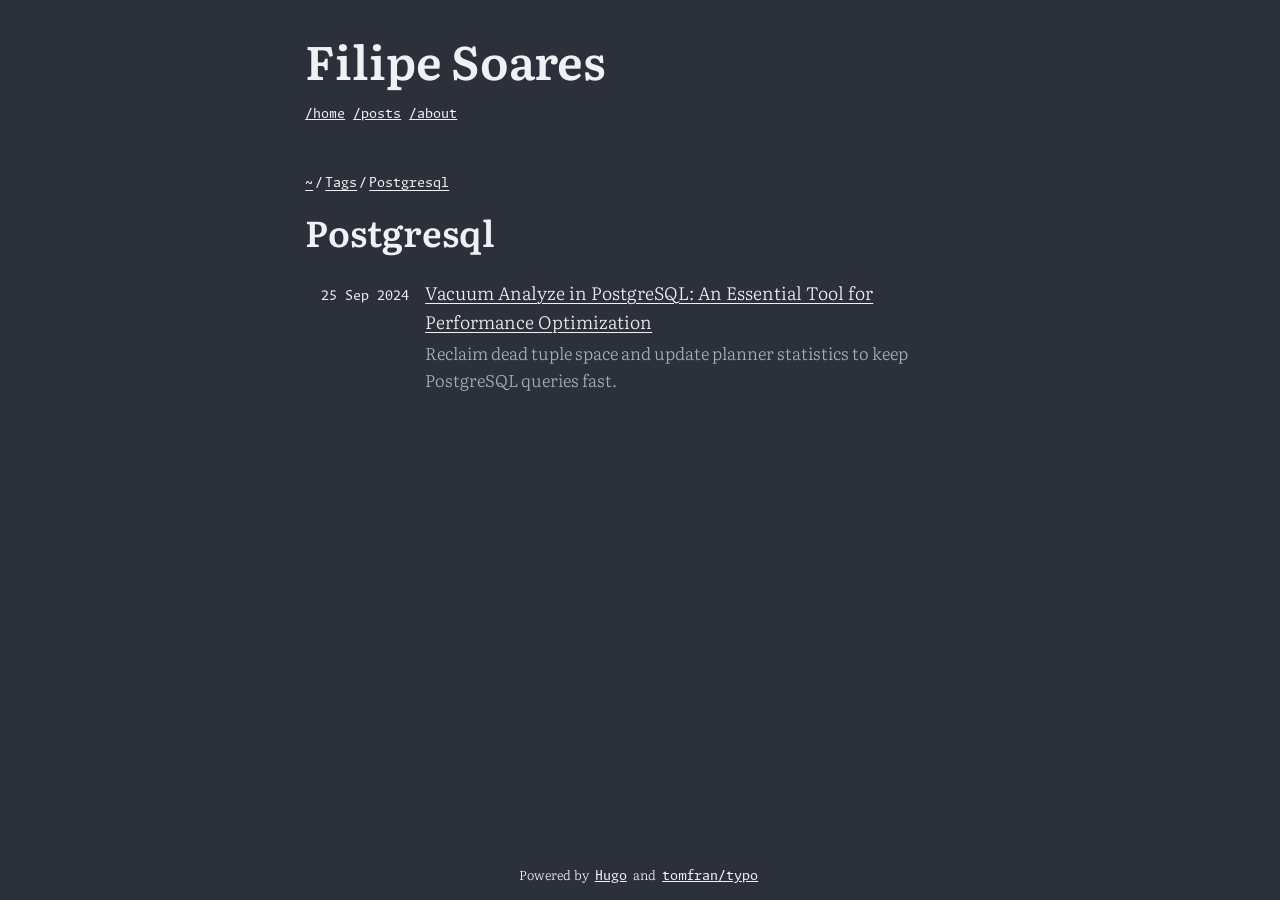
<file: tags/postgresql/index.html>
<!doctype html><html lang=en-us dir=ltr><head><meta charset=utf-8><meta name=viewport content="width=device-width"><link rel=icon type=image/ico href=https://filipecsoares.github.io/favicon.ico><link rel=icon type=image/png sizes=16x16 href=https://filipecsoares.github.io/favicon-16x16.png><link rel=icon type=image/png sizes=32x32 href=https://filipecsoares.github.io/favicon-32x32.png><link rel=icon type=image/png sizes=192x192 href=https://filipecsoares.github.io/android-chrome-192x192.png><link rel=apple-touch-icon sizes=180x180 href=https://filipecsoares.github.io/apple-touch-icon.png><link rel=alternate type=application/rss+xml href=https://filipecsoares.github.io/tags/postgresql/index.xml title="Filipe Soares"><meta name=description content><title>Postgresql | Filipe Soares
</title><link rel=canonical href=https://filipecsoares.github.io/tags/postgresql/><meta property="og:url" content="https://filipecsoares.github.io/tags/postgresql/"><meta property="og:site_name" content="Filipe Soares"><meta property="og:title" content="Postgresql"><meta property="og:description" content="A tech-oriented personal blog by Filipe Soares."><meta property="og:locale" content="en_us"><meta property="og:type" content="website"><link rel=stylesheet href=/assets/combined.min.cbad617f471280ddb3e4838e2e919dafd081b951643046fc30d4e37cb8e01750.css media=all></head><body class=dark><div class=content><header><div class=header><h1 class=header-title><a href=https://filipecsoares.github.io/>Filipe Soares</a></h1><div class=header-menu><p class=small><a href=/>/home</a></p><p class=small><a href=/posts>/posts</a></p><p class=small><a href=/about>/about</a></p></div></div></header><main class=main><div class=list-container><div class=breadcrumbs><a href=/>~</a><span class=breadcrumbs-separator>/</span><a href=/tags/>Tags</a><span class=breadcrumbs-separator>/</span>
<a href=/tags/postgresql/>Postgresql</a></div><h1>Postgresql</h1><div class=post-line><p class=line-date>25 Sep 2024</p><div><p class=line-title><a href=/posts/001-vacuum-analyze/>Vacuum Analyze in PostgreSQL: An Essential Tool for Performance Optimization</a></p><p class=line-summary>Reclaim dead tuple space and update planner statistics to keep PostgreSQL queries fast.</p></div></div></div></main></div><footer><p>Powered by
<a href=https://gohugo.io/>Hugo</a>
and
<a href=https://github.com/tomfran/typo>tomfran/typo</a></p></footer></body><script defer src=/js/copy-code.js></script></html>
</file>
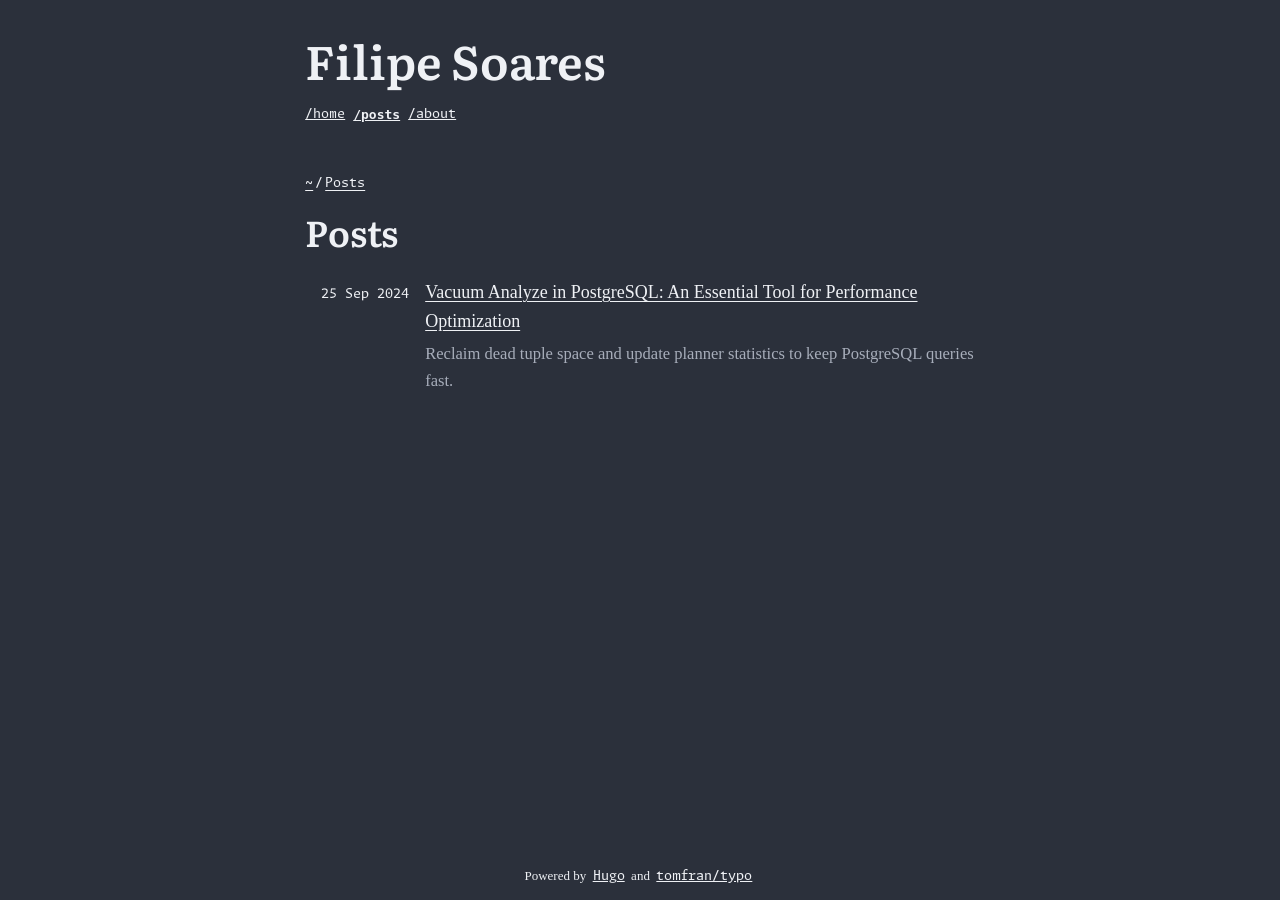
<file: posts/page/1/index.html>
<!doctype html><html lang=en-us><head><title>https://filipecsoares.github.io/posts/</title>
<link rel=canonical href=https://filipecsoares.github.io/posts/><meta name=robots content="noindex"><meta charset=utf-8><meta http-equiv=refresh content="0; url=https://filipecsoares.github.io/posts/"></head></html>
</file>
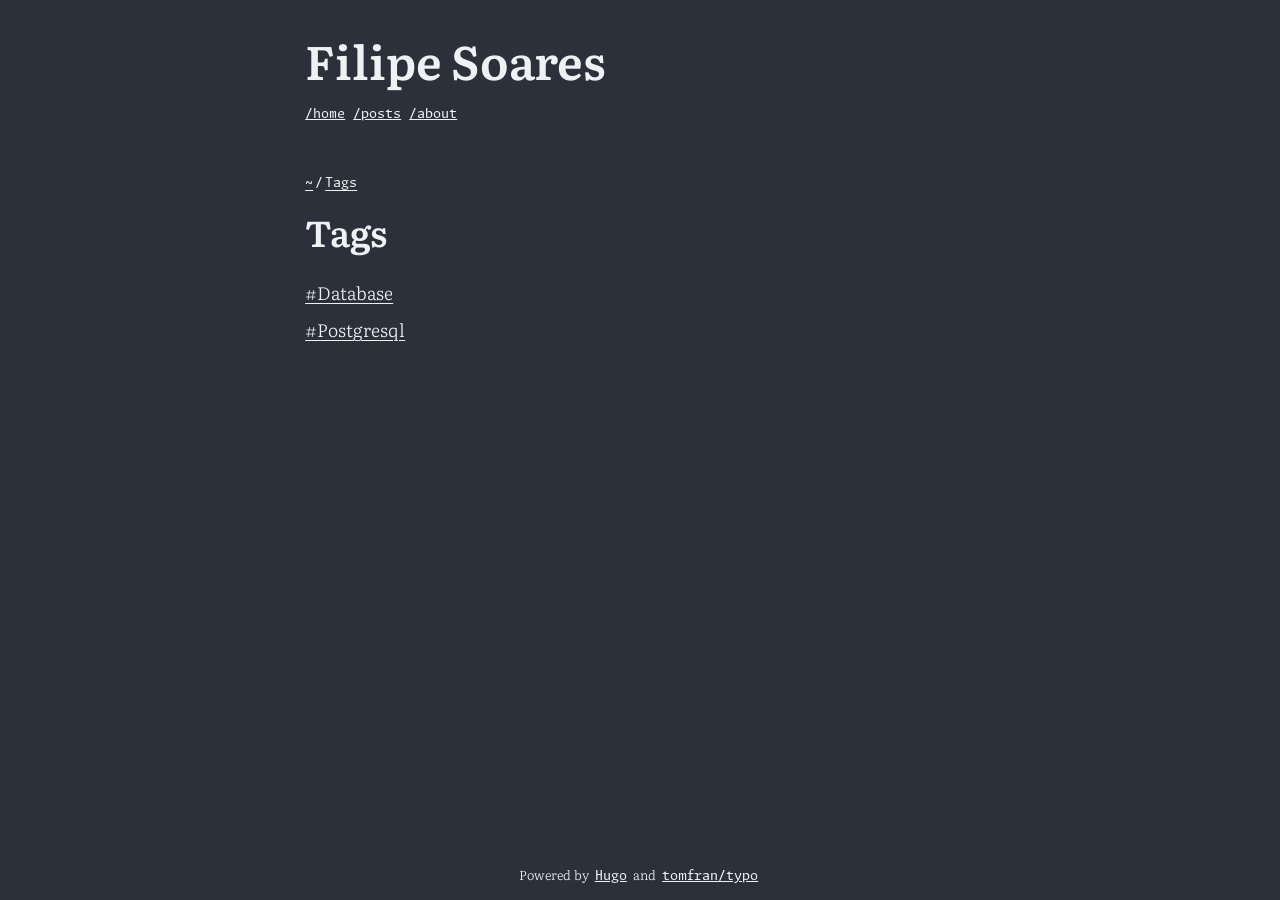
<file: tags/page/1/index.html>
<!doctype html><html lang=en-us><head><title>https://filipecsoares.github.io/tags/</title>
<link rel=canonical href=https://filipecsoares.github.io/tags/><meta name=robots content="noindex"><meta charset=utf-8><meta http-equiv=refresh content="0; url=https://filipecsoares.github.io/tags/"></head></html>
</file>
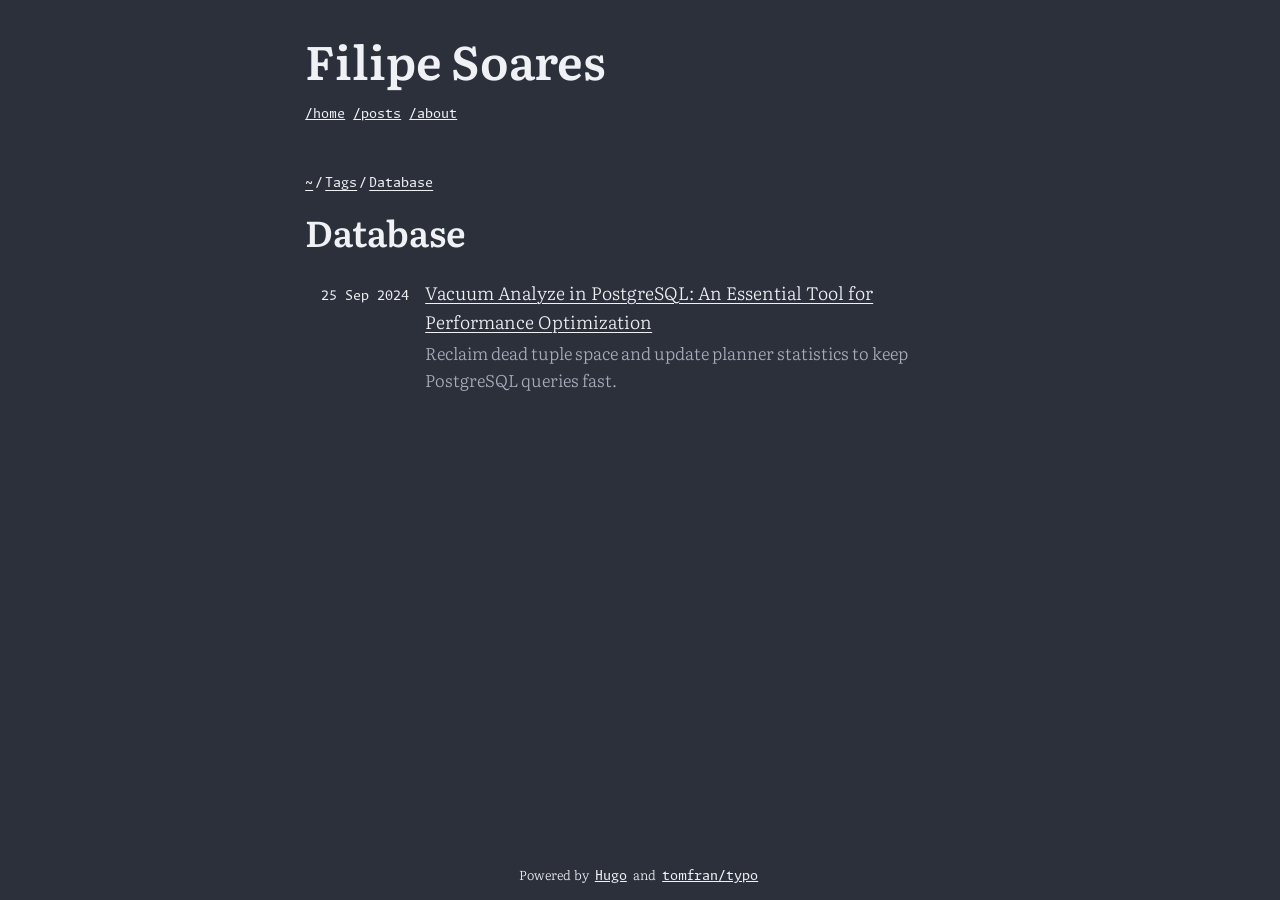
<file: tags/database/page/1/index.html>
<!doctype html><html lang=en-us><head><title>https://filipecsoares.github.io/tags/database/</title>
<link rel=canonical href=https://filipecsoares.github.io/tags/database/><meta name=robots content="noindex"><meta charset=utf-8><meta http-equiv=refresh content="0; url=https://filipecsoares.github.io/tags/database/"></head></html>
</file>
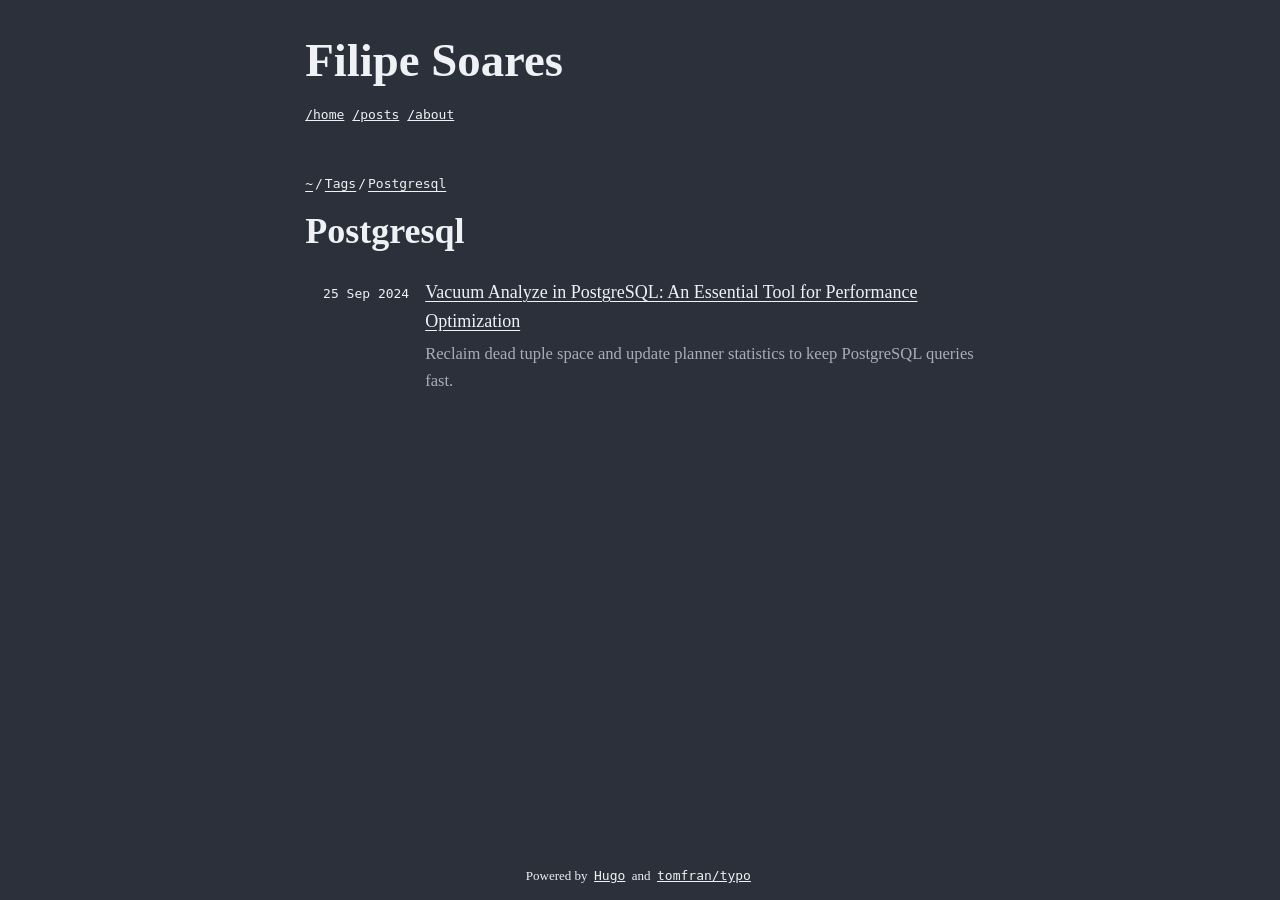
<file: tags/postgresql/page/1/index.html>
<!doctype html><html lang=en-us><head><title>https://filipecsoares.github.io/tags/postgresql/</title>
<link rel=canonical href=https://filipecsoares.github.io/tags/postgresql/><meta name=robots content="noindex"><meta charset=utf-8><meta http-equiv=refresh content="0; url=https://filipecsoares.github.io/tags/postgresql/"></head></html>
</file>
